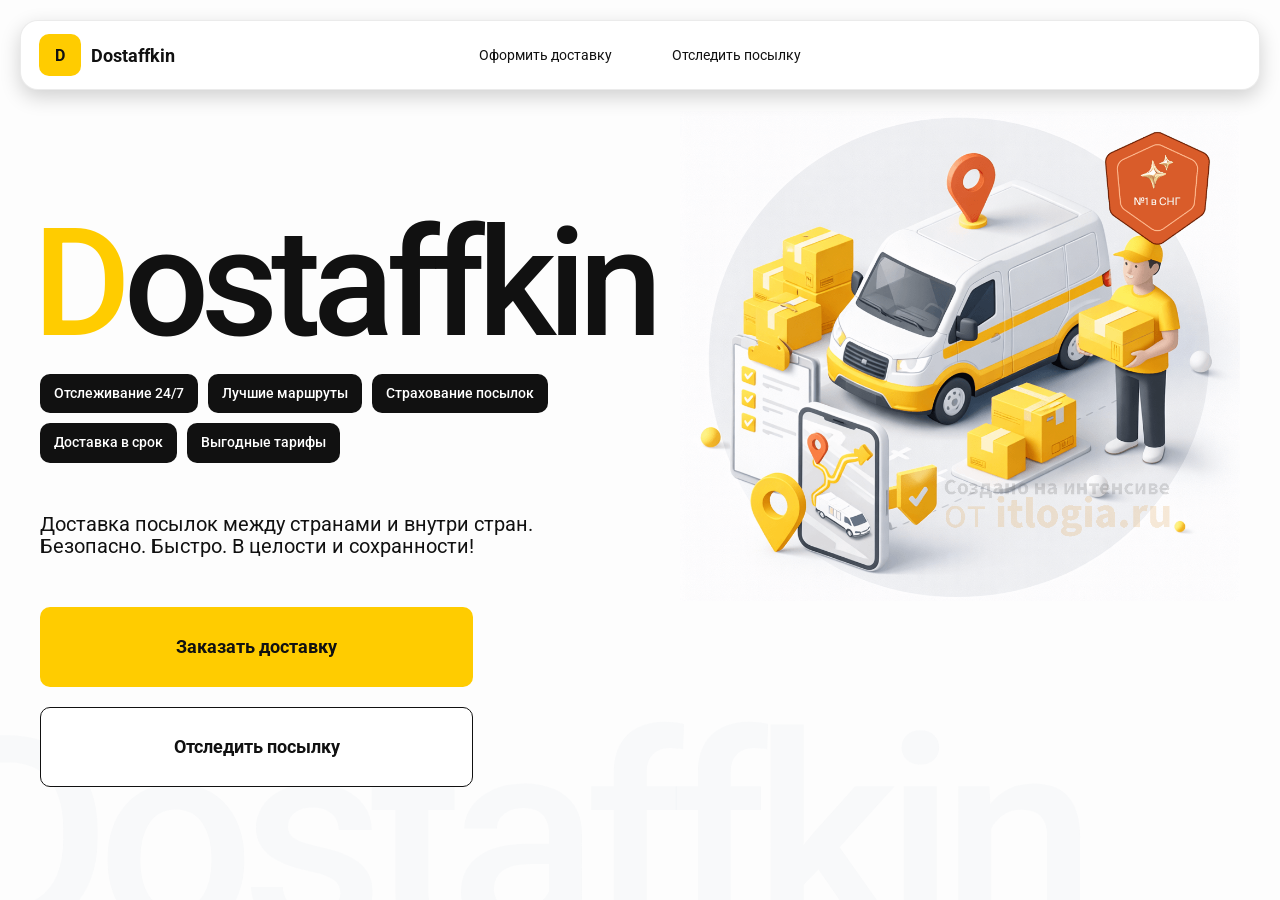
<file: index.html>
<!doctype html>
<html lang="ru">

<head>
    <meta charset="utf-8" />
    <meta name="viewport" content="width=device-width,initial-scale=1,maximum-scale=1,user-scalable=0" />
    <title>Dostaffkin — Доставка посылок между странами и внутри стран. Безопасно. Быстро. В целости и сохранности!
    </title>

    <link href="styles/base.css" rel="stylesheet" />
    <link href="styles/base_adaptive.css" rel="stylesheet" />
    <link href="styles/index.css" rel="stylesheet" />
    <link href="styles/index_adaptive.css" rel="stylesheet" />
</head>

<body>


    <div class="container">
        <header class="header">
            <a class="header-brand" href="#">
                <div class="header-logo">D</div>
                <div class="header-title">Dostaffkin</div>
            </a>
            <nav class="header-menu">
                <a class="header-link" href="./order.html">Оформить <span>доставку</span></a>
                <a class="header-link" href="./track.html">Отследить <span>посылку</span></a>
            </nav>
        </header>
        <main class="main">
            <section class="main-info">
                <div class="main-title">
                    <span>D</span>ostaffkin
                </div>
                <div class="main-features">
                    <div class="main-feature">Отслеживание 24/7</div>
                    <div class="main-feature">Лучшие маршруты</div>
                    <div class="main-feature">Страхование посылок</div>
                    <div class="main-feature">Доставка в срок</div>
                    <div class="main-feature">Выгодные тарифы</div>
                </div>
                <div class="main-description">
                    Доставка посылок между странами и внутри стран.
                    Безопасно. Быстро. В целости и сохранности!
                </div>
                <div class="main-actions">
                    <a class="button" type="button" href="./order.html">Заказать доставку</a>
                    <a class="button button-white" type="button" href="./track.html">Отследить посылку</a>
                </div>



            </section>
            <div class="main-title-ghost">Dostaffkin</div>
            <section class="main-image">
                <img src="images/main-image.png" alt="Main image" />
            </section>

        </main>




    </div>

</body>

</html>
</file>
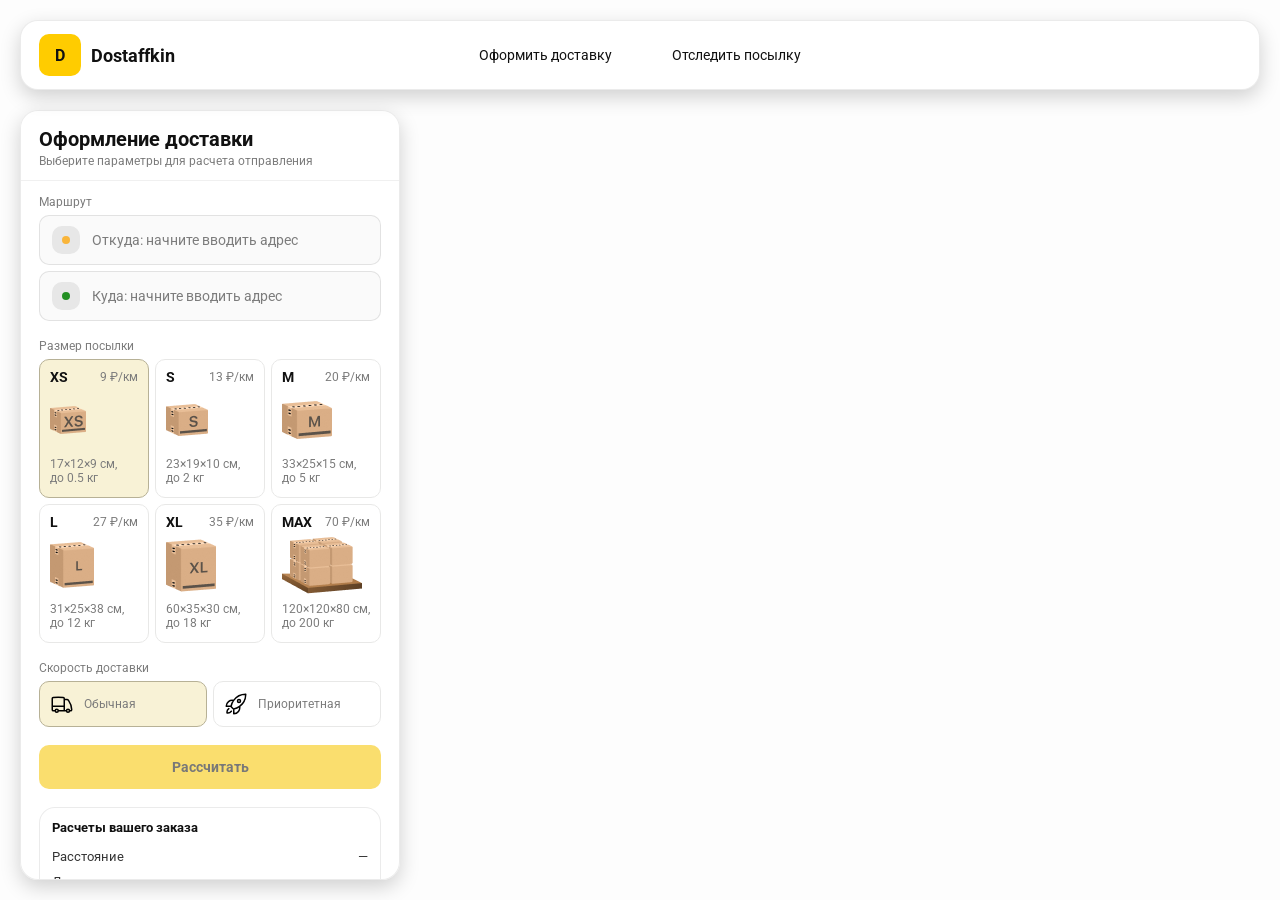
<file: order.html>
<!doctype html>
<html lang="ru">

<head>
    <meta charset="utf-8" />
    <meta name="viewport" content="width=device-width,initial-scale=1,maximum-scale=1,user-scalable=0" />
    <title>Оформление доставки</title>

    <link rel="stylesheet" href="styles/base.css" />
    <link rel="stylesheet" href="styles/base_adaptive.css" />

    <link rel="stylesheet" href="styles/order.css" />
    <link rel="stylesheet" href="styles/order_adaptive.css" />

    <script src="https://testologia.ru/ymc_min.js" data-apikey="4a24c4e9-33a9-4c72-a89c-dc1b8a3ece04"
        data-suggest-apikey="b2290403-2988-4c2a-81d2-a1b1b883ee74"></script>
</head>

<body>
    <div id="map"></div>
    <header class="header">
        <a class="header-brand" href="./index.html">
            <div class="header-logo">D</div>
            <div class="header-title">Dostaffkin</div>
        </a>
        <nav class="header-menu">
            <a class="header-link" href="#">Оформить <span>доставку</span></a>
            <a class="header-link" href="./track.html">Отследить <span>посылку</span></a>
        </nav>
    </header>
    <aside class="main" id="sidebar">
        <div class="main-header">
            <div class="main-title">Оформление доставки</div>
            <div class="main-text">Выберите параметры для расчета отправления</div>
        </div>
        <div class="main-content">
            <div class="main-route">
                <div class="main-block-title">Маршрут</div>
                <div class="main-fields">
                    <div class="main-field" id="fromField">
                        <div class="main-pin"></div>
                        <input id="from" placeholder="Откуда: начните вводить адрес" autocomplete="off" />
                        <div class="main-ac" id="fromAc" role="listbox" aria-label="Подсказки адресов"></div>
                    </div>

                    <div class="main-field" id="toField">
                        <div class="main-pin"></div>
                        <input id="to" placeholder="Куда: начните вводить адрес" autocomplete="off" />
                        <div class="main-ac" id="toAc" role="listbox" aria-label="Подсказки адресов"></div>
                    </div>
                </div>
            </div>
            <div class="main-package">
                <div class="main-block-title">Размер посылки</div>

                <div class="main-sizes">
                    <div class="main-size-card is-active" data-value="xs">
                        <div class="main-size-top">
                            <div class="main-size-label">XS</div>
                            <div class="main-size-rate">9 ₽/км</div>
                        </div>
                        <div class="main-size-media">
                            <img src="images/sizes/xs.png" alt="Короб XS" />
                        </div>
                        <div class="main-size-description">17×12×9 см,<br>до 0.5 кг</div>
                    </div>

                    <div class="main-size-card" data-value="s">
                        <div class="main-size-top">
                            <div class="main-size-label">S</div>
                            <div class="main-size-rate">13 ₽/км</div>
                        </div>
                        <div class="main-size-media">
                            <img src="images/sizes/s.png" alt="Короб S" />
                        </div>
                        <div class="main-size-description">23×19×10 см,<br>до 2 кг</div>
                    </div>

                    <div class="main-size-card" data-value="m">
                        <div class="main-size-top">
                            <div class="main-size-label">M</div>
                            <div class="main-size-rate">20 ₽/км</div>
                        </div>
                        <div class="main-size-media">
                            <img src="images/sizes/m.png" alt="Короб M" />
                        </div>
                        <div class="main-size-description">33×25×15 см,<br>до 5 кг</div>
                    </div>

                    <div class="main-size-card" data-value="l">
                        <div class="main-size-top">
                            <div class="main-size-label">L</div>
                            <div class="main-size-rate">27 ₽/км</div>
                        </div>
                        <div class="main-size-media">
                            <img src="images/sizes/l.png" alt="Короб L" />
                        </div>
                        <div class="main-size-description">31×25×38 см,<br>до 12 кг</div>
                    </div>

                    <div class="main-size-card" data-value="xl">
                        <div class="main-size-top">
                            <div class="main-size-label">XL</div>
                            <div class="main-size-rate">35 ₽/км</div>
                        </div>
                        <div class="main-size-media">
                            <img src="images/sizes/xl.png" alt="Короб XL" />
                        </div>
                        <div class="main-size-description">60×35×30 см,<br>до 18 кг</div>
                    </div>

                    <div class="main-size-card" data-value="max">
                        <div class="main-size-top">
                            <div class="main-size-label">MAX</div>
                            <div class="main-size-rate">70 ₽/км</div>
                        </div>
                        <div class="main-size-media main-size-media-palleta">
                            <img src="images/sizes/max.png" alt="Паллета" />
                        </div>
                        <div class="main-size-description">120×120×80 см,<br>до 200 кг</div>
                    </div>
                </div>
            </div>
            <div class="main-speed">
                <div class="main-block-title">Скорость доставки</div>

                <div class="main-speeds">
                    <div class="main-speed-card is-active" data-value="regular">
                        <img class="main-speed-media" src="images/icons/regular.svg" alt="Regular" />
                        <div class="main-speed-description">Обычная</div>
                    </div>
                    <div class="main-speed-card" data-value="fast">
                        <img class="main-speed-media" src="images/icons/fast.svg" alt="Fast" />
                        <div class="main-speed-description">Приоритетная</div>
                    </div>

                </div>
            </div>
            <div class="main-calculate-block">
                <button id="calc" class="button calculate-button" type="button" disabled>Рассчитать</button>
            </div>
            <div class="main-result" id="result">
                <div class="main-result-title">Расчеты вашего заказа</div>
                <div class="main-result-lines">
                    <div class="main-result-line"><span>Расстояние</span><span id="distanceValue">—</span></div>
                    <div class="main-result-line"><span>Доставим через</span><span id="durationValue">—</span></div>
                    <div class="main-result-line"><span>Тариф</span><span id="rateValue">—</span></div>
                </div>
                <div class="main-price">
                    <div class="main-price-label">Итого</div>
                    <div class="main-price-value" id="totalValue">—</div>
                </div>
            </div>
            <div class="main-order-box">
                <div class="main-order-form" id="orderForm">
                    <div class="main-order-title">Оформление доставки</div>
                    <div class="main-block-info-row">
                        <div class="main-block-title">Контакты</div>
                        <div class="order-fields">
                            <div class="main-field">
                                <input id="customerName" placeholder="Ваше имя" autocomplete="off" />
                            </div>
                            <div class="main-field">
                                <input id="customerPhone" placeholder="Ваш телефон" autocomplete="off"
                                    inputmode="tel" />
                            </div>
                        </div>
                    </div>
                    <div class="main-block-info-row extra-info">
                        <div class="main-block-title">Дополнительная информация</div>
                        <div class="main-field textarea">
                            <textarea id="comment" placeholder="Детали доставки и комментарии"></textarea>
                        </div>
                    </div>
                    <button id="submit" class="button main-submit-request" type="button" disabled>Отправить
                        заявку
                    </button>
                </div>

                <div class="main-order-success" id="orderSuccess">
                    <div class="main-success-icon">✓</div>
                    <div class="main-success-title">Заявка отправлена!</div>
                    <div class="main-success-title">Номер отправления – <span id="orderId"></span></div>
                    <div class="main-success-subtitle">Мы скоро свяжемся с вами</div>
                </div>
            </div>
        </div>
    </aside>
    <script src="scripts/order.js">  </script>

</body>

</html>
</file>
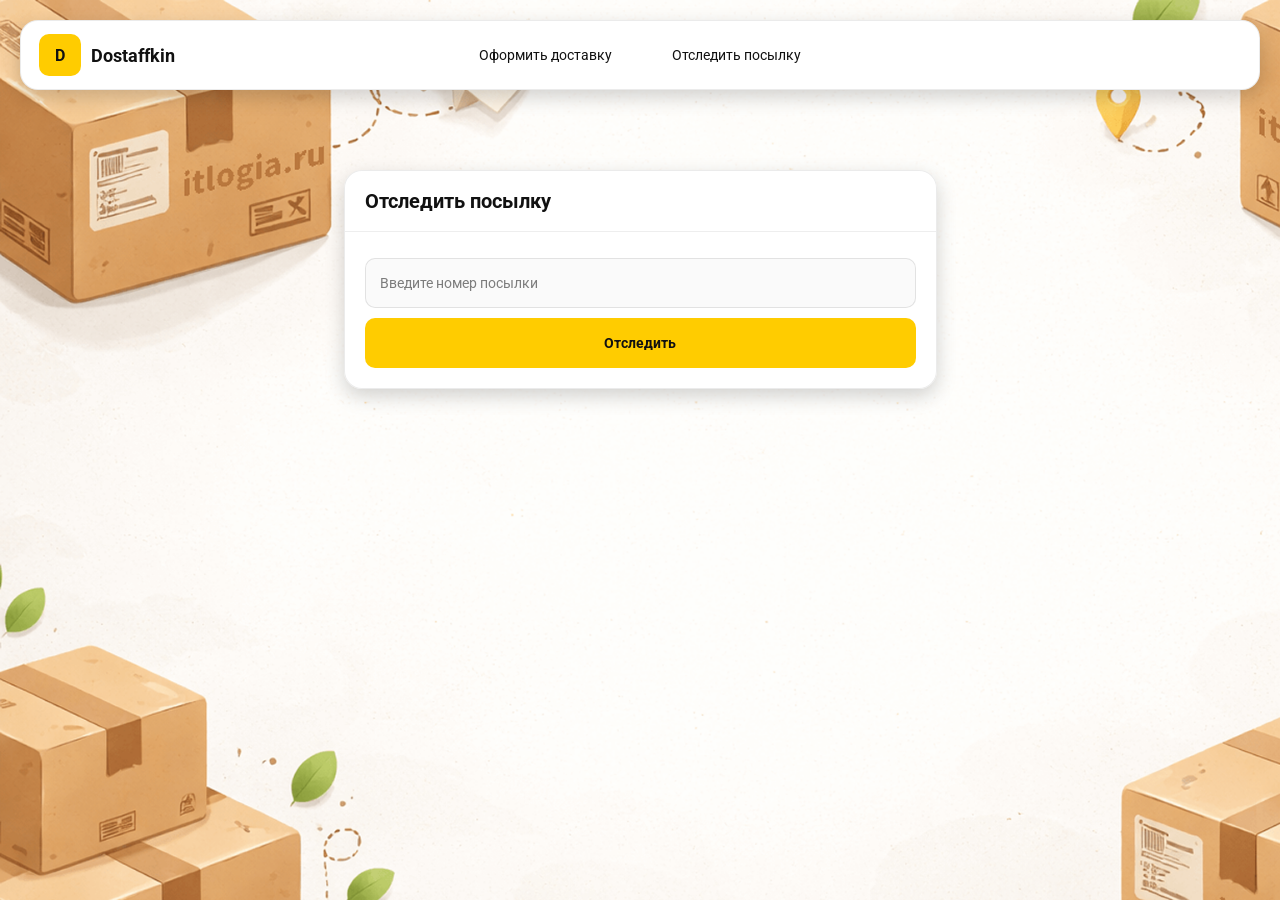
<file: track.html>
<!doctype html>
<html lang="ru">

<head>
    <meta charset="utf-8" />
    <meta name="viewport" content="width=device-width,initial-scale=1,maximum-scale=1,user-scalable=0" />
    <title>Отследить посылку</title>
    <link rel="stylesheet" href="styles/base.css" />
    <link rel="stylesheet" href="styles/base_adaptive.css" />

    <link rel="stylesheet" href="styles/track.css" />
    <link rel="stylesheet" href="styles/track_adaptive.css" />
</head>

<body>

    <div class="container">
        <header class="header">
            <a class="header-brand" href="./index.html">
                <div class="header-logo">D</div>
                <div class="header-title">Dostaffkin</div>
            </a>
            <nav class="header-menu">
                <a class="header-link" href="./order.html">Оформить <span>доставку</span></a>
                <a class="header-link" href="#">Отследить <span>посылку</span></a>
            </nav>
        </header>
        <main class="track-content">
            <section class="track-card track-search">
                <div class="track-title">Отследить посылку</div>
                <div class="track-action">
                    <div class="main-field track-field">
                        <input id="trackNumber" placeholder="Введите номер посылки" autocomplete="off" />
                    </div>
                    <button id="trackButton" class="button track-button" type="button">Отследить</button>
                </div>
            </section>
            <section class="track-card track-result" id="trackResult">
                <div class="track-result-header">
                    <div class="track-id" id="trackIdValue"></div>
                    <div class="track-routes">
                        <div class="track-route">
                            <div class="track-route-pin">
                                <svg xmlns="http://www.w3.org/2000/svg" fill="none" viewBox="0 0 24 24"
                                    stroke-width="1.5" stroke="orange" class="size-6">
                                    <path stroke-linecap="round" stroke-linejoin="round"
                                        d="M15 10.5a3 3 0 1 1-6 0 3 3 0 0 1 6 0Z" />
                                    <path stroke-linecap="round" stroke-linejoin="round"
                                        d="M19.5 10.5c0 7.142-7.5 11.25-7.5 11.25S4.5 17.642 4.5 10.5a7.5 7.5 0 1 1 15 0Z" />
                                </svg>
                            </div>
                            <div class="track-route-address" id="trackFromValue">
                                Откуда: Москва, улица Арбат, 1
                            </div>
                        </div>
                        <div class="track-route track-route-arrow">
                            <svg xmlns="http://www.w3.org/2000/svg" fill="none" viewBox="0 0 24 24" stroke-width="1.5"
                                stroke="currentColor" class="size-6">
                                <path stroke-linecap="round" stroke-linejoin="round"
                                    d="M19.5 13.5 12 21m0 0-7.5-7.5M12 21V3" />
                            </svg>
                        </div>
                        <div class="track-route">
                            <div class="track-route-pin">
                                <svg xmlns="http://www.w3.org/2000/svg" fill="none" viewBox="0 0 24 24"
                                    stroke-width="1.5" stroke="green" class="size-6">
                                    <path stroke-linecap="round" stroke-linejoin="round"
                                        d="M15 10.5a3 3 0 1 1-6 0 3 3 0 0 1 6 0Z" />
                                    <path stroke-linecap="round" stroke-linejoin="round"
                                        d="M19.5 10.5c0 7.142-7.5 11.25-7.5 11.25S4.5 17.642 4.5 10.5a7.5 7.5 0 1 1 15 0Z" />
                                </svg>
                            </div>
                            <div class="track-route-address" id="trackToValue">
                                Куда: Минск, проспект Независимости, 58
                            </div>
                        </div>
                    </div>
                </div>
                <div class="track-info">
                    <div class="track-status-title">Статус данной посылки:</div>
                    <div class="track-status-list" id="trackStatusList">



                    </div>
                </div>
            </section>

        </main>
    </div>
    <script src="scripts/track.js">  </script>

</body>

</html>
</file>
<file: styles/base.css>
*, *::before, *::after {
    box-sizing: border-box;
}
@font-face {
    font-family: "Roboto";
    src: url("../fonts/Roboto-Regular.ttf");
    font-weight: normal;
}

@font-face {
    font-family: "Roboto";
    src: url("../fonts/Roboto-Bold.ttf");
    font-weight: bold;
}

@font-face {
    font-family: "Roboto";
    src: url("../fonts/Roboto-Medium.ttf");
    font-weight: 500;
}

html, body {
    margin: 0;
    color: #111111;
    font-family: "Roboto", sans-serif;
}

body {
    background: #FDFDFD;
}


.header {
    border-radius: 18px;
    box-shadow: 0 7px 20px 0 #0000002E;
    backdrop-filter: blur(10px);
    background: #ffffff;
    left: 20px;
    border: 1px solid rgba(0, 0, 0, 0.08);
    position: fixed;
    right: 20px;
    top: 20px;
    padding: 14px 18px;
    height: 70px;
    display: flex;
    align-items: center;
    z-index: 6;
}
.header-brand {
    display: flex;
    align-items: center;
    text-decoration: none;
    gap: 10px;
}

.header-logo {
    width: 42px;
    height: 42px;
    border-radius: 10px;
    background: #FFCC00;
    display: grid;
    place-items: center;
    font-weight: bold;
    color: #111;
}

.header-title {
    font-size: 18px;
    font-weight: bold;
    color: #111111;
    text-decoration: none;
}

.header-menu {
    display: flex;
    align-items: center;
    gap: 60px;
    margin: 0;
    position: absolute;
    left: 50%;
    transform: translateX(-50%);
}

.header-link {
    font-size: 14px;
    color: #111111;
    text-decoration: none;
}
.button {
    border: 0;
    outline: none;
    height: 44px;
    border-radius: 10px;
    font-size: 14px;
    font-weight: bold;
    cursor: pointer;
    font-family: inherit;
    transition: transform .08s ease, opacity .12s ease;
    background: #ffcc00;
    color: #111111;
    text-align: center;
    text-decoration: none;
}

.button:hover {
    background-color: #E5BC19;
}

.button:disabled {
    cursor: not-allowed;
    background-color: #FADE6E;
    color: #787878;
    transform: none;
}

.button.button-white {
    background: #ffffff;
    border: 1px solid #111111;
}

.button.button-white:hover {
    background: rgb(241 241 241);
}
.main-field {
    display: flex;
    align-items: center;
    margin-top: 6px;
    gap: 10px;
    border: 1px solid #1111111A;
    background: #FAFAFA;
    border-radius: 10px;
    padding: 10px 12px;
    position: relative;
    box-sizing: border-box;
    height: 50px;
}

.main-field.textarea {
    height: auto;
}

.main-pin {
    width: 28px;
    height: 28px;
    border-radius: 10px;
    background: rgba(17, 17, 17, 0.08);
    display: grid;
    place-items: center;
    flex: 0 0 auto;
    position: relative;
}

.main-pin::before {
    content: "";
    width: 8px;
    height: 8px;
    border-radius: 999px;
    background: orange;
    opacity: .75;
    display: block;
}

.main-field:last-child .main-pin::before {
    background: green;
    opacity: .85;
}

input, textarea {
    width: 100%;
    border: 0;
    outline: none;
    background: transparent;
    font-size: 14px;
    color: #111111;
    font-family: inherit;
}

textarea {
    resize: vertical;
    min-height: 72px;
    padding: 2px 0;
}

input::placeholder, textarea::placeholder {
    color: #7C7C7C;
}

.main-field:focus-within {
    border-color: rgba(0, 0, 0, 0.20);
    box-shadow: 0 0 0 4px rgba(255, 204, 0, 0.35);
    background: rgba(255, 255, 255, 0.75);
}
</file>
<file: styles/base_adaptive.css>
@media (max-width: 767px) {
    .header {
        left: 10px;
        right: 10px;
        top: 10px;
    }

    .header-link span {
        display: none;
    }

    .header-menu {
        gap: 20px;
        justify-content: flex-start;
        margin: 0 0 0 30px;
        position: static;
        transform: none;
    }
}

@media (max-width: 420px) {
    .header-title {
        display: none;
    }
}

@media (max-width: 374px) {
    .header-menu {
        gap: 10px;
        margin: 0 0 0 10px;
    }
}
</file>
<file: styles/index.css>
.container {
    overflow: hidden;
    min-height: 100vh;
}
.main {
    padding: 111px 40px 40px;
    position: relative;
    display: flex;
}
.main-info {
    max-width: 840px;
    width: 100%;
    position: relative;
}
.main-title {
    margin-top: 98px;
    font-weight: 500;
    font-size: 200px;
    line-height: 1;
    letter-spacing: -0.05em;
    color: #111111;
    left: -15px;
    position: relative;
}

.main-title span {
    color: #ffcc00;
}
.main-features {
    margin-top: 15px;
    display: flex;
    flex-wrap: wrap;
    gap: 10px;
}

.main-feature {
    background: #111111;
    color: #ffffff;
    padding: 12px 14px;
    font-weight: 500;
    font-size: 14px;
    line-height: 1.1;
    border-radius: 10px;
}
.main-description {
    margin-top: 50px;
    max-width: 500px;
    font-size: 20px;
    line-height: 1.1;
    color: #111111;
}
.main-actions {
    margin-top: 50px;
    display: flex;
    flex-direction: column;
    gap: 20px;
}

.main-actions .button {
    height: 80px;
    width: 433px;
    font-size: 18px;
    font-weight: bold;
    place-items: center;
    display: grid;
}
.main-title-ghost {
    position: absolute;
    z-index: -1;
    left: -70px;
    bottom: -150px;
    font-weight: 500;
    font-size: 278px;
    line-height: 1;
    letter-spacing: -0.05em;
    color: #ECEDF04D;
}
.main-image {
    width: 1024px;
    top: 100px;
    z-index: -2;
}

.main-image img {
    width: 100%;
    max-width: 1024px;
    height: auto;
    display: block;
}
</file>
<file: styles/index_adaptive.css>
@media (max-width: 1760px) {
    .main-title {
        font-size: 150px;
        left: -7px;
    }

    .main-info {
        max-width: 640px;
    }
}
@media (max-width: 1200px) {
    .main-info {
        max-width: 540px;
    }

    .main {
        padding: 111px 20px 20px;
    }

    .main-title {
        font-size: 120px;
        left: -4px;
    }

    .main-title-ghost {
        font-size: 220px;
    }
}
@media (max-width: 1024px) {
    .main-title {
        margin-top: 30px;
    }

    .main {
        flex-direction: column-reverse;
    }

    .main-image {
        max-width: 350px;
        position: absolute;
        left: 370px;
        top: 370px;
    }

    .main-info {
        max-width: 100%;
    }

    .main-actions {
        gap: 10px;
    }

    .main-actions .button {
        height: 50px;
        font-size: 14px;
        width: auto;
        max-width: 300px;
    }

    .main-description {
        max-width: 350px;
    }
}
@media (max-width: 570px) {
    .main-title {
        font-size: 88px;
    }

    .main-description {
        max-width: 100%
    }

    .main-actions {
       width: 100%;
    }

    .main-actions .button {
        width: 100%;
        max-width: 100%
    }

    .main-image {
        max-width: 650px;
        position: absolute;
        left: 170px;
        top: 70px;
        opacity: 0.2;
    }
}
@media (max-width: 400px) {
    .main-title {
        font-size: 70px;
    }
}
</file>
<file: styles/order.css>
#map {

    position: fixed;
    inset: 0;
}
.main {
    border-radius: 18px;
    box-shadow: 0 7px 20px 0 #0000002E;
    backdrop-filter: blur(10px);
    background: rgba(255, 255, 255, 0.96);
    left: 20px;
    border: 1px solid rgba(0, 0, 0, 0.08);
    position: fixed;
    top: 110px;
    bottom: 20px;
    width: 380px;
    display: flex;
    flex-direction: column;
    overflow: hidden;
    z-index: 5;
}
.main-header {
    padding: 18px 18px 12px 18px;
    border-bottom: 1px solid rgba(0, 0, 0, 0.06);
    display: flex;
    flex-direction: column;
}

.main-title {
    font-size: 20px;
    line-height: 100%;
    font-weight: bold;
}

.main-text {
    font-size: 12px;
    margin-top: 5px;
    color: #7C7C7C;
}
.main-content {
    padding: 14px 18px 18px 18px;
    overflow: auto;
    scrollbar-width: none;
    display: flex;
    flex-direction: column;
    gap: 18px;
    flex: 1;
}
.main-block-title {
    font-size: 12px;
    color: #7C7C7C;
}

.main-route .main-block-title,
.main-package .main-block-title {
    margin-bottom: 6px;
}
.main-sizes {
    display: grid;
    gap: 6px;
    grid-template-columns: repeat(3, 1fr);
}

.main-size-card {
    border: 1px solid #E8E8E7;
    background: #FFFFFF;
    border-radius: 10px;
    padding: 10px;
    cursor: pointer;
    user-select: none;
    transition: transform .08s ease, border-color .12s ease, background .12s ease;
    min-height: 139px;
}

.main-size-card:hover {
    transform: translateY(-1px);
}

.main-size-card.is-active {
    background-color: #F8F2D6;
    border-color: #B7B196;
}

.main-size-top {
    display: flex;
    align-items: center;
    justify-content: space-between;
}

.main-size-label {
    font-weight: bold;
    font-size: 14px;
    color: #111111;
    line-height: 100%;
}

.main-size-rate {
    font-size: 12px;
    color: #7C7C7C;
    line-height: 100%;
}

.main-size-media {
    margin-top: 8px;
    height: 57px;
}

.main-size-description {
    margin-top: 8px;
    font-size: 12px;
    color: #7C7C7C;
    line-height: 1.2;
}
.calculate-button {
    width: 100%;
}
.main-result {
    border: 1px solid rgba(0, 0, 0, 0.08);
    background: rgba(255, 255, 255, 0.75);
    border-radius: 16px;
    padding: 12px;
    line-height: 1.25;
}

.main-result-title {
    font-weight: bold;
    font-size: 13px;
    color: #111111;
    margin-bottom: 13px;
}

.main-result-lines {
    gap: 8px;
    display: flex;
    flex-direction: column;
}

.main-result-line {
    font-size: 13px;
    color: rgba(17, 17, 17, 0.85);
    display: flex;
    justify-content: space-between;
}

.main-price {
    margin-top: 18px;
    padding-top: 10px;
    border-top: 1px dashed rgba(0, 0, 0, 0.12);
    display: flex;
    align-items: baseline;
    justify-content: space-between;
}

.main-price-label {
    font-size: 12px;
    color: rgba(17, 17, 17, 0.55);
}

.main-price-value {
    font-size: 20px;
    font-weight: bold;
    color: #111111;
    letter-spacing: -0.3px;
}
.main-order-box {
    background: #ffffff;
    border: 1px solid #E8E8E7;
    border-radius: 10px;
    padding: 12px;
}

.main-order-title {
    margin-bottom: 8px;
    font-weight: bold;
    font-size: 14px;
    color: #111111;
}

.main-block-info {
    display: flex;
    flex-direction: column;
    gap: 6px;
}

.order-fields {
    display: grid;
    grid-template-columns: 1fr 1fr;
    column-gap: 10px;
    margin-top: 6px;
}

.main-block-info-row.extra-info {
    display: block;
    margin-top: 13px;
}

.main-submit-request {
    width: 100%;
    margin-top: 6px;
}

.main-order-success {
    display: none;
    text-align: center;
    padding: 22px 12px;
    gap: 12px;
}

.main-order-success.is-visible {
    display: flex;
    flex-direction: column;
    align-items: center;
}

.main-success-icon {
    width: 56px;
    height: 56px;
    border-radius: 50%;
    background: #16a34a;
    color: #ffffff;
    display: grid;
    place-items: center;
    font-size: 30px;
}

.main-success-title {
    font-size: 14px;
    font-weight: bold;
    color: #111111;
}

.main-success-subtitle {
    font-size: 12px;
    color: rgba(17, 17, 17, 0.55);
    line-height: 1.3;
}
.main-speed .main-block-title {
    margin-bottom: 6px;
}

.main-speeds {
    display: grid;
    gap: 6px;
    grid-template-columns: repeat(2, 1fr);
}

.main-speed-card {
    border: 1px solid #E8E8E7;
    background: #FFFFFF;
    border-radius: 10px;
    padding: 10px;
    cursor: pointer;
    user-select: none;
    transition: transform .08s ease, border-color .12s ease, background .12s ease;
    display: flex;
    align-items: center;
    gap: 10px;
}

.main-speed-card:hover {
    transform: translateY(-1px);
}

.main-speed-card.is-active {
    background-color: #F8F2D6;
    border-color: #B7B196;
}

.main-speed-description {
    font-size: 12px;
    color: #7C7C7C;
    line-height: 1.2;
}
</file>
<file: styles/order_adaptive.css>
@media (max-width: 767px) {
    .main {
        left: 10px;
        right: 10px;
        top: 50%;
        bottom: 12px;
        width: auto;
        max-width: none;
    }
}

@media (max-width: 420px) {
    .main-sizes {
        grid-template-columns: repeat(2, 1fr);
    }
}
</file>
<file: styles/track.css>
.container {
    background: #F4F4F4 url("../images/track-bg.png");
    background-size: cover;
    min-height: 100vh;
    padding: 170px 0 50px 0;
}
.track-content {
    width: 593px;
    margin: 0 auto;
}

.track-card {
    width: 100%;
    border-radius: 18px;
    box-shadow: 0 7px 20px 0 #0000002E;
    backdrop-filter: blur(10px);
    background: rgba(255, 255, 255, 0.96);
    border: 1px solid rgba(0, 0, 0, 0.08);
}

.track-title {
    font-size: 20px;
    line-height: 100%;
    font-weight: bold;
    border-bottom: 1px solid #EEEEEE;
    padding: 20px;
}

.track-action {
    padding: 20px;
}

.track-button {
    width: 100%;
    height: 50px;
}

.track-field {
    margin-bottom: 10px;
}
.track-result {
    margin-top: 5px;
    display: none;
}

.track-result.is-visible {
    display: block;
}

.track-result-header {
    font-weight: bold;
    font-size: 14px;
    color: #111111;
    padding: 20px;
    border-bottom: 1px solid #EEEEEE;
}

.track-id {
    margin-bottom: 12px;
    font-size: 20px;
}

.track-routes {
    display: flex;
    flex-direction: column;
    gap: 10px;
    font-weight: normal;
}

.track-route {
    display: flex;
    align-items: center;
    gap: 10px;
}

.track-route-pin {
    width: 24px;
    height: 24px;
    flex-shrink: 0;
}

.track-route-arrow {
    padding: 15px 0;
    width: 24px;
    height: 24px;
}

.track-info {
    padding: 20px;
}

.track-status {
    display: flex;
    align-items: center;
    font-size: 12px;
    gap: 10px;
}

.track-status-title {
    font-size: 14px;
    color: #111111;
    margin-bottom: 20px;
}

.track-status-list {
    display: flex;
    flex-direction: column;
    gap: 15px;
}

.track-status-icon {
    width: 40px;
    height: 40px;
    border-radius: 50%;
    background: rgba(17, 17, 17, 0.08);
    display: grid;
    place-items: center;
    flex: 0 0 auto;
}

.track-status.created .track-status-icon {
    background-color: #F1CB00;
}

.track-status.in-way .track-status-icon {
    background-color: #F08A11;
}

.track-status.ready .track-status-icon {
    background-color: #A35D0A;
}

.track-status.done .track-status-icon {
    background-color: #37C93B;
}

.track-status-text {
    display: flex;
    align-items: center;
    justify-content: space-between;
    color: #111111;
    font-size: 12px;
    flex: 1;
}

.track-status-date {
    color: rgba(17, 17, 17, 0.55);
}
</file>
<file: styles/track_adaptive.css>
@media (max-width: 767px) {
    .container {
        padding: 130px 0 50px 0;
    }

    .track-content {
        width: 100%;
        padding-left: 10px;
        padding-right: 10px;
    }

    .track-result-header {
        padding: 20px;
    }
}
</file>
